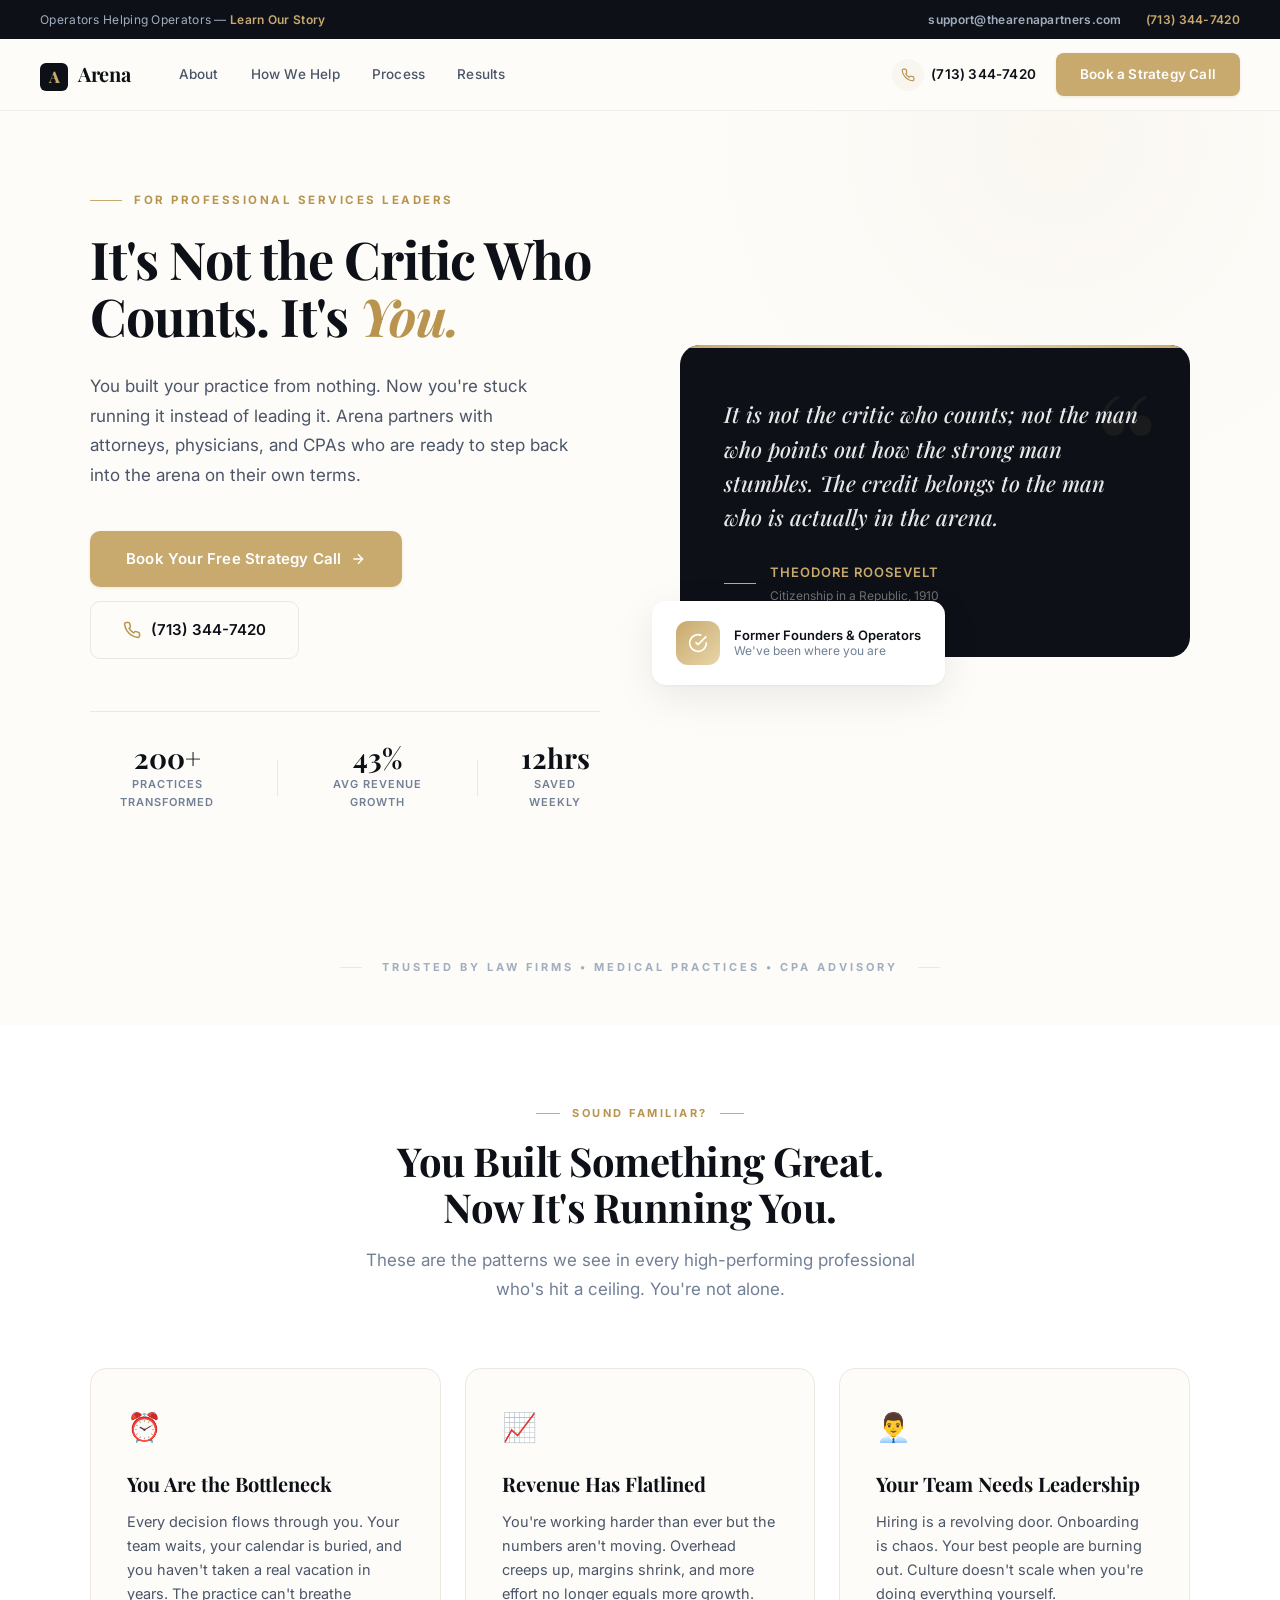
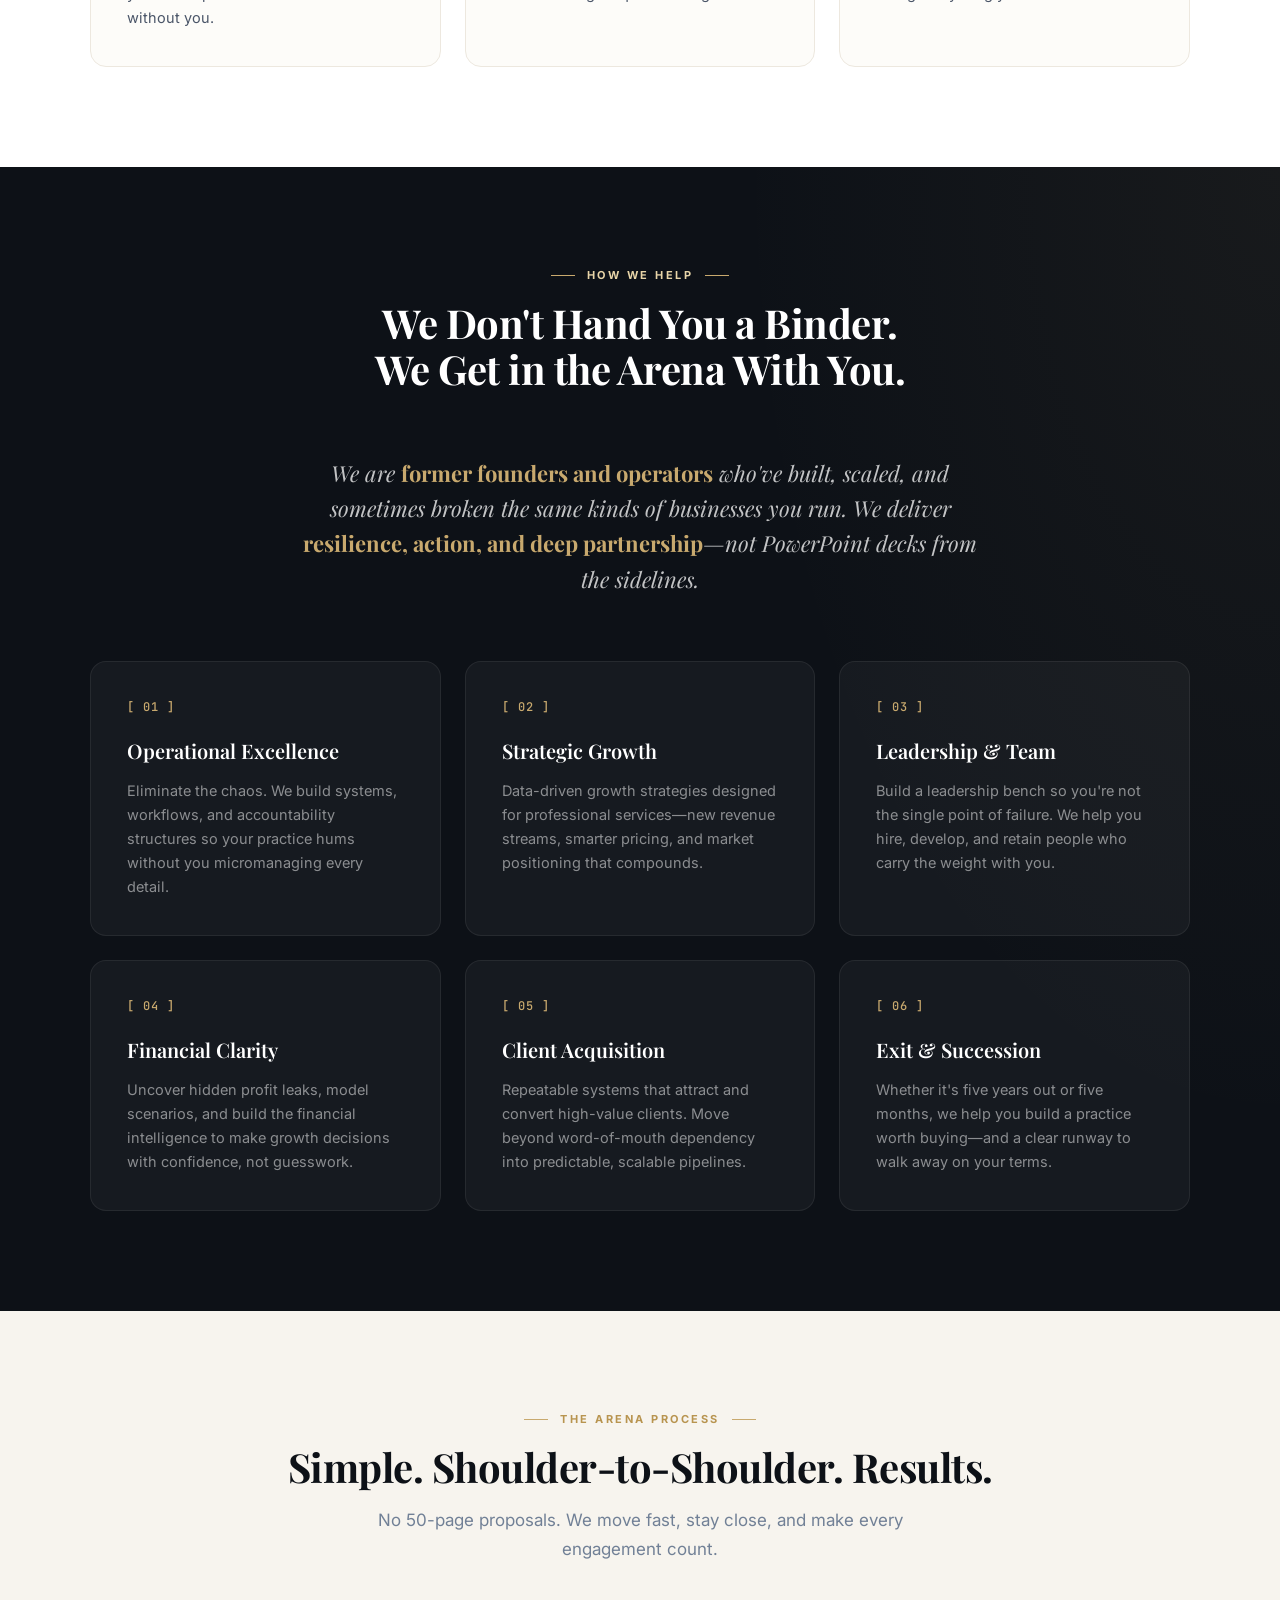
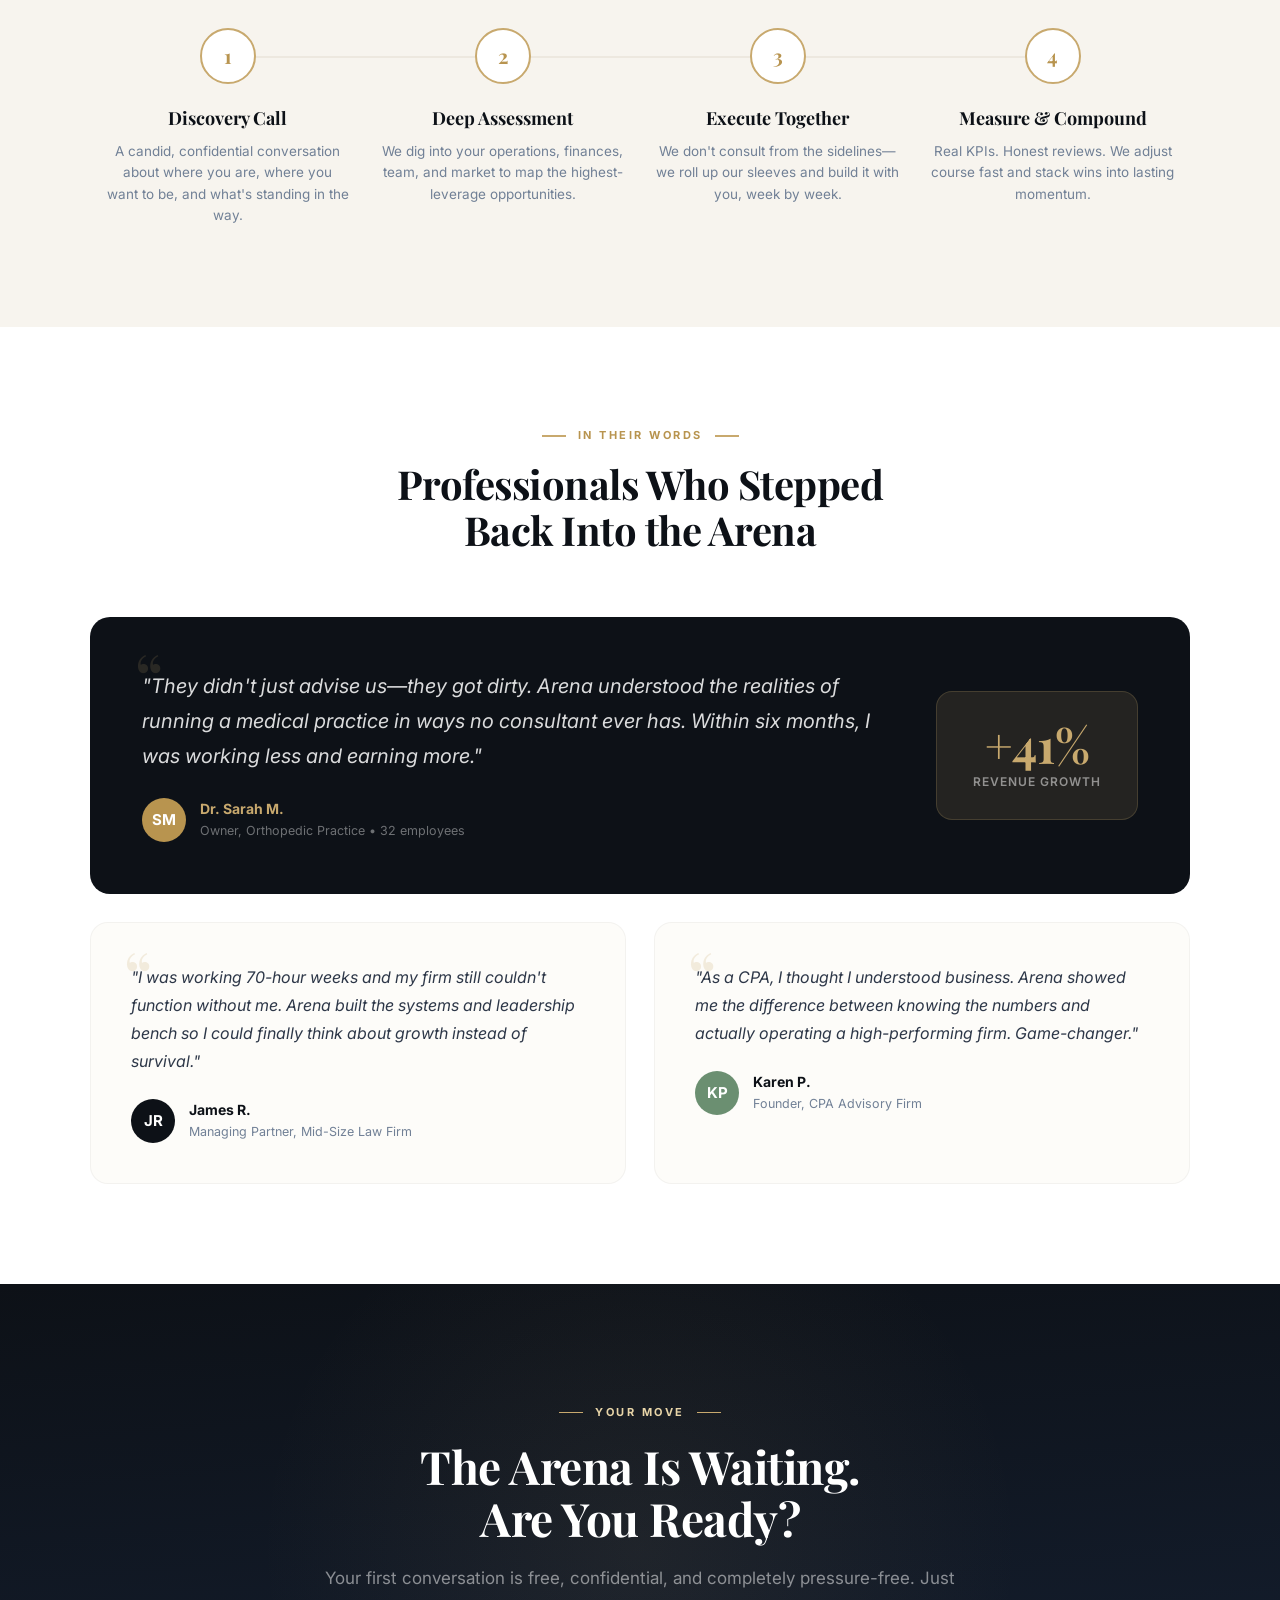
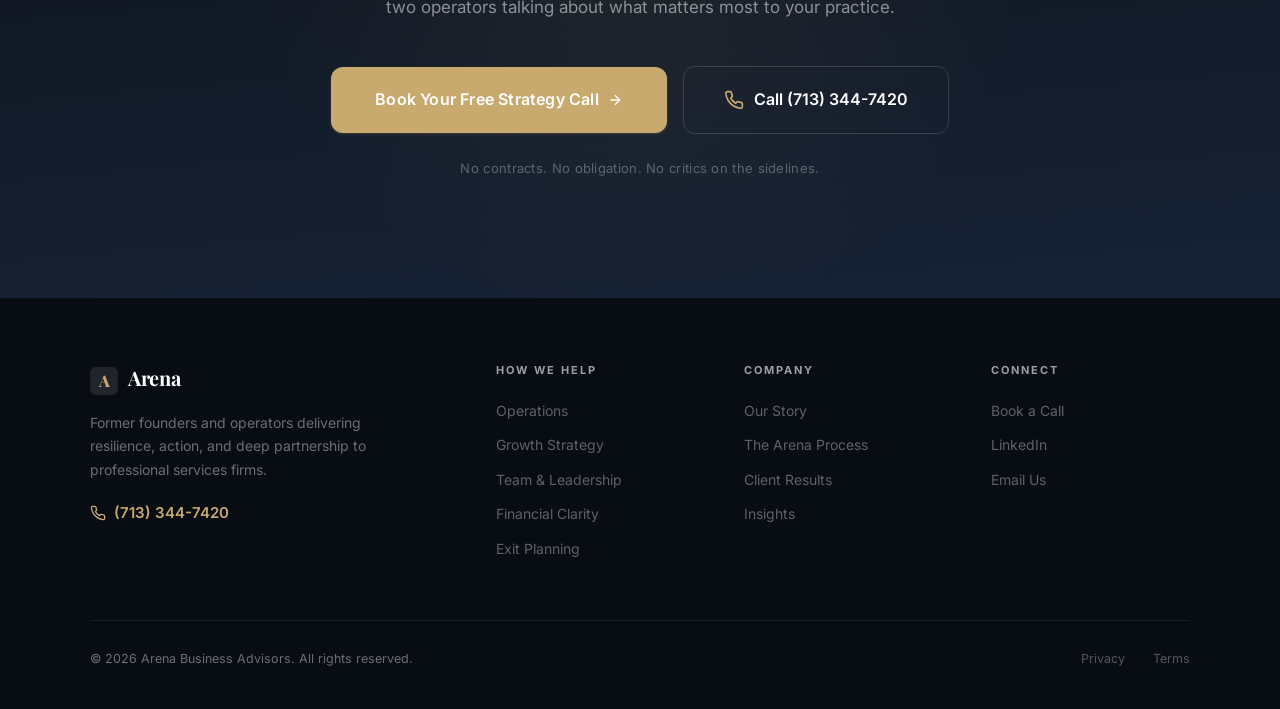
<file: index.html>
<!DOCTYPE html>
<html lang="en">
<head>
<meta name="google-site-verification" content="8W6XrzOG_RuJaV-RF5gh2-9YrqHs0a_1ulubS51lV7Q" />
<script async src="https://www.googletagmanager.com/gtag/js?id=G-SDMM90P63D"></script><script>window.dataLayer=window.dataLayer||[];function gtag(){dataLayer.push(arguments);}gtag('js',new Date());gtag('config','G-SDMM90P63D');</script>
<meta charset="UTF-8">
<meta name="viewport" content="width=device-width, initial-scale=1.0">
<title>Arena Business Advisors — Redesign</title>
<link href="https://fonts.googleapis.com/css2?family=Playfair+Display:ital,wght@0,400;0,500;0,600;0,700;0,800;1,400;1,500;1,600;1,700&family=Inter:wght@300;400;500;600;700&family=JetBrains+Mono:wght@400;500&display=swap" rel="stylesheet">
<style>
  :root {
    --ink: #0D1117;
    --ink-soft: #1A2332;
    --ink-muted: #2D3748;
    --slate: #4A5568;
    --stone: #718096;
    --sand: #A0AEC0;
    --warm: #C8A96E;
    --warm-deep: #B8944F;
    --warm-glow: #E8D5A8;
    --warm-faint: rgba(200,169,110,0.08);
    --cream: #FDFCF9;
    --parchment: #F7F4EE;
    --linen: #EDE8DF;
    --white: #FFFFFF;
    --accent-rust: #C75B3B;
    --accent-sage: #6B8F71;
  }

  * { margin: 0; padding: 0; box-sizing: border-box; }
  html { scroll-behavior: smooth; }

  body {
    font-family: 'Inter', -apple-system, BlinkMacSystemFont, sans-serif;
    color: var(--ink);
    background: var(--cream);
    line-height: 1.6;
    overflow-x: hidden;
    -webkit-font-smoothing: antialiased;
  }

  /* ===== UTILITY ===== */
  .container { max-width: 1180px; margin: 0 auto; padding: 0 40px; }

  /* ===== TOP BAR ===== */
  .top-bar {
    background: var(--ink);
    color: var(--sand);
    font-size: 12px;
    padding: 10px 40px;
    display: flex;
    justify-content: space-between;
    align-items: center;
    letter-spacing: 0.3px;
  }
  .top-bar a {
    color: var(--warm);
    text-decoration: none;
    font-weight: 600;
  }
  .top-bar-right {
    display: flex;
    gap: 24px;
    align-items: center;
  }
  .top-bar-right a { color: var(--sand); transition: color 0.2s; }
  .top-bar-right a:hover { color: var(--warm); }

  /* ===== NAV ===== */
  nav {
    position: sticky;
    top: 0;
    z-index: 100;
    background: rgba(253,252,249,0.92);
    backdrop-filter: blur(24px) saturate(1.4);
    border-bottom: 1px solid rgba(0,0,0,0.05);
    padding: 0 40px;
    height: 72px;
    display: flex;
    align-items: center;
    justify-content: space-between;
  }
  .nav-left { display: flex; align-items: center; gap: 48px; }
  .logo {
    font-family: 'Playfair Display', serif;
    font-size: 20px;
    font-weight: 700;
    color: var(--ink);
    letter-spacing: -0.3px;
    text-decoration: none;
  }
  .logo-mark {
    display: inline-block;
    width: 28px;
    height: 28px;
    background: var(--ink);
    border-radius: 6px;
    text-align: center;
    line-height: 28px;
    color: var(--warm);
    font-family: 'Playfair Display', serif;
    font-size: 16px;
    font-weight: 800;
    margin-right: 10px;
    vertical-align: middle;
  }
  .nav-links {
    display: flex;
    gap: 32px;
    list-style: none;
  }
  .nav-links a {
    text-decoration: none;
    color: var(--slate);
    font-size: 13.5px;
    font-weight: 500;
    letter-spacing: 0.2px;
    transition: color 0.2s;
  }
  .nav-links a:hover { color: var(--ink); }
  .nav-right { display: flex; align-items: center; gap: 20px; }
  .nav-phone {
    display: flex;
    align-items: center;
    gap: 7px;
    text-decoration: none;
    color: var(--ink);
    font-weight: 600;
    font-size: 13.5px;
    letter-spacing: 0.2px;
  }
  .phone-icon {
    width: 32px; height: 32px;
    border-radius: 50%;
    background: var(--warm-faint);
    display: flex; align-items: center; justify-content: center;
  }
  .phone-icon svg { width: 14px; height: 14px; stroke: var(--warm-deep); }

  .btn {
    display: inline-flex;
    align-items: center;
    gap: 8px;
    font-size: 13.5px;
    font-weight: 600;
    border-radius: 8px;
    text-decoration: none;
    cursor: pointer;
    transition: all 0.25s ease;
    border: none;
    letter-spacing: 0.2px;
  }
  .btn-gold {
    background: var(--warm);
    color: var(--white);
    padding: 11px 24px;
    box-shadow: 0 1px 3px rgba(200,169,110,0.25);
  }
  .btn-gold:hover { background: var(--warm-deep); transform: translateY(-1px); box-shadow: 0 4px 14px rgba(200,169,110,0.3); }
  .btn-dark {
    background: var(--ink);
    color: var(--white);
    padding: 11px 24px;
  }
  .btn-dark:hover { background: var(--ink-soft); transform: translateY(-1px); box-shadow: 0 4px 14px rgba(0,0,0,0.15); }
  .btn-outline {
    background: transparent;
    color: var(--ink);
    padding: 11px 24px;
    border: 1.5px solid var(--linen);
  }
  .btn-outline:hover { border-color: var(--warm); color: var(--warm-deep); }
  .btn-lg { padding: 16px 36px; font-size: 15px; border-radius: 10px; }
  .btn-xl { padding: 20px 44px; font-size: 16px; border-radius: 12px; }
  .btn svg { width: 16px; height: 16px; }

  /* ===== HERO ===== */
  .hero {
    padding: 80px 0 100px;
    position: relative;
    overflow: hidden;
    background: var(--cream);
  }
  .hero::after {
    content: '';
    position: absolute;
    top: -40%;
    right: -10%;
    width: 700px;
    height: 700px;
    border-radius: 50%;
    background: radial-gradient(circle, rgba(200,169,110,0.06) 0%, transparent 70%);
    pointer-events: none;
  }
  .hero .container {
    display: grid;
    grid-template-columns: 1fr 1fr;
    gap: 80px;
    align-items: center;
    position: relative;
    z-index: 1;
  }
  .hero-eyebrow {
    font-size: 11.5px;
    font-weight: 700;
    letter-spacing: 2.5px;
    text-transform: uppercase;
    color: var(--warm-deep);
    margin-bottom: 20px;
    display: flex;
    align-items: center;
    gap: 12px;
  }
  .hero-eyebrow::before {
    content: '';
    width: 32px;
    height: 1.5px;
    background: var(--warm);
  }
  .hero h1 {
    font-family: 'Playfair Display', serif;
    font-size: 52px;
    font-weight: 700;
    line-height: 1.1;
    color: var(--ink);
    margin-bottom: 28px;
    letter-spacing: -1px;
  }
  .hero h1 em {
    font-style: italic;
    color: var(--warm-deep);
  }
  .hero-desc {
    font-size: 17px;
    color: var(--slate);
    line-height: 1.75;
    margin-bottom: 40px;
    max-width: 480px;
  }
  .hero-ctas {
    display: flex;
    gap: 14px;
    align-items: center;
    flex-wrap: wrap;
    margin-bottom: 52px;
  }
  .hero-phone-cta {
    display: flex;
    align-items: center;
    gap: 10px;
    text-decoration: none;
    color: var(--ink);
    font-weight: 600;
    font-size: 15px;
    padding: 16px 32px;
    border: 1.5px solid var(--linen);
    border-radius: 10px;
    transition: all 0.25s;
  }
  .hero-phone-cta:hover { border-color: var(--warm); background: var(--warm-faint); }
  .hero-phone-cta svg { width: 18px; height: 18px; stroke: var(--warm-deep); }

  /* Trust strip */
  .trust-strip {
    display: flex;
    align-items: center;
    gap: 32px;
    padding-top: 32px;
    border-top: 1px solid var(--linen);
  }
  .trust-item {
    text-align: center;
  }
  .trust-number {
    font-family: 'Playfair Display', serif;
    font-size: 28px;
    font-weight: 700;
    color: var(--ink);
    line-height: 1;
  }
  .trust-label {
    font-size: 11px;
    color: var(--stone);
    text-transform: uppercase;
    letter-spacing: 1px;
    font-weight: 600;
    margin-top: 4px;
  }
  .trust-divider {
    width: 1px;
    height: 36px;
    background: var(--linen);
  }

  /* Hero right — Roosevelt quote card */
  .hero-right { position: relative; }
  .quote-card {
    background: var(--ink);
    border-radius: 20px;
    padding: 52px 44px;
    color: var(--white);
    position: relative;
    overflow: hidden;
  }
  .quote-card::before {
    content: '';
    position: absolute;
    top: 0; left: 0; right: 0;
    height: 3px;
    background: linear-gradient(90deg, var(--warm), var(--warm-glow), var(--warm));
  }
  .quote-card::after {
    content: '\201C';
    position: absolute;
    top: 20px;
    right: 30px;
    font-family: 'Playfair Display', serif;
    font-size: 160px;
    color: rgba(200,169,110,0.07);
    line-height: 1;
    pointer-events: none;
  }
  .quote-card blockquote {
    font-family: 'Playfair Display', serif;
    font-size: 22px;
    font-weight: 500;
    font-style: italic;
    line-height: 1.55;
    color: rgba(255,255,255,0.9);
    margin-bottom: 28px;
    position: relative;
    z-index: 1;
  }
  .quote-attribution {
    display: flex;
    align-items: center;
    gap: 14px;
    position: relative;
    z-index: 1;
  }
  .quote-line {
    width: 32px;
    height: 1.5px;
    background: var(--warm);
  }
  .quote-name {
    font-size: 13px;
    font-weight: 600;
    color: var(--warm);
    letter-spacing: 1px;
    text-transform: uppercase;
  }
  .quote-sub {
    font-size: 12px;
    color: rgba(255,255,255,0.4);
    margin-top: 3px;
  }

  /* Floating accent card */
  .float-card {
    position: absolute;
    bottom: -28px;
    left: -28px;
    background: var(--white);
    border-radius: 14px;
    padding: 20px 24px;
    box-shadow: 0 12px 40px rgba(0,0,0,0.08), 0 1px 3px rgba(0,0,0,0.04);
    display: flex;
    align-items: center;
    gap: 14px;
    z-index: 2;
  }
  .float-icon {
    width: 44px; height: 44px;
    border-radius: 12px;
    background: linear-gradient(135deg, var(--warm), var(--warm-glow));
    display: flex; align-items: center; justify-content: center;
  }
  .float-icon svg { width: 20px; height: 20px; stroke: var(--white); }
  .float-text { font-size: 13px; font-weight: 600; color: var(--ink); line-height: 1.3; }
  .float-text span { display: block; font-weight: 400; color: var(--stone); font-size: 12px; }

  /* ===== DIVIDER ===== */
  .brand-divider {
    text-align: center;
    padding: 48px 0;
    background: var(--cream);
  }
  .brand-divider .inner {
    display: flex;
    align-items: center;
    justify-content: center;
    gap: 20px;
    max-width: 600px;
    margin: 0 auto;
  }
  .brand-divider .line { flex: 1; height: 1px; background: var(--linen); }
  .brand-divider .text {
    font-size: 11px;
    letter-spacing: 3px;
    text-transform: uppercase;
    font-weight: 700;
    color: var(--sand);
    white-space: nowrap;
  }

  /* ===== PROBLEM SECTION ===== */
  .problem {
    padding: 80px 0 100px;
    background: var(--white);
  }
  .section-header {
    text-align: center;
    margin-bottom: 64px;
  }
  .section-eyebrow {
    font-size: 11px;
    font-weight: 700;
    letter-spacing: 2.5px;
    text-transform: uppercase;
    color: var(--warm-deep);
    margin-bottom: 16px;
    display: flex;
    align-items: center;
    justify-content: center;
    gap: 12px;
  }
  .section-eyebrow::before, .section-eyebrow::after {
    content: '';
    width: 24px;
    height: 1.5px;
    background: var(--warm);
  }
  .section-title {
    font-family: 'Playfair Display', serif;
    font-size: 40px;
    font-weight: 700;
    color: var(--ink);
    margin-bottom: 16px;
    letter-spacing: -0.5px;
    line-height: 1.15;
  }
  .section-desc {
    font-size: 17px;
    color: var(--stone);
    max-width: 560px;
    margin: 0 auto;
    line-height: 1.7;
  }

  .problem-grid {
    display: grid;
    grid-template-columns: repeat(3, 1fr);
    gap: 24px;
  }
  .problem-card {
    padding: 36px;
    border-radius: 16px;
    border: 1px solid var(--linen);
    background: var(--cream);
    transition: all 0.3s ease;
    position: relative;
  }
  .problem-card::before {
    content: '';
    position: absolute;
    top: 0; left: 32px; right: 32px;
    height: 2px;
    background: transparent;
    transition: background 0.3s;
    border-radius: 0 0 2px 2px;
  }
  .problem-card:hover {
    transform: translateY(-4px);
    box-shadow: 0 8px 30px rgba(0,0,0,0.05);
  }
  .problem-card:hover::before { background: var(--warm); }
  .problem-emoji {
    font-size: 28px;
    margin-bottom: 18px;
    display: block;
  }
  .problem-card h4 {
    font-family: 'Playfair Display', serif;
    font-size: 20px;
    font-weight: 700;
    color: var(--ink);
    margin-bottom: 10px;
  }
  .problem-card p {
    font-size: 14.5px;
    color: var(--slate);
    line-height: 1.65;
  }

  /* ===== APPROACH SECTION ===== */
  .approach {
    padding: 100px 0;
    background: var(--ink);
    color: var(--white);
    position: relative;
    overflow: hidden;
  }
  .approach::before {
    content: '';
    position: absolute;
    top: 0; right: 0;
    width: 50%;
    height: 100%;
    background: radial-gradient(ellipse at top right, rgba(200,169,110,0.06) 0%, transparent 60%);
    pointer-events: none;
  }
  .approach .container { position: relative; z-index: 1; }
  .approach .section-eyebrow { color: var(--warm-glow); }
  .approach .section-eyebrow::before,
  .approach .section-eyebrow::after { background: var(--warm); }
  .approach .section-title { color: var(--white); }
  .approach .section-desc { color: rgba(255,255,255,0.5); }

  .approach-philosophy {
    max-width: 680px;
    margin: 0 auto 64px;
    text-align: center;
  }
  .approach-philosophy p {
    font-family: 'Playfair Display', serif;
    font-size: 22px;
    font-style: italic;
    color: rgba(255,255,255,0.75);
    line-height: 1.6;
  }
  .approach-philosophy p strong {
    color: var(--warm);
    font-style: normal;
  }

  .approach-grid {
    display: grid;
    grid-template-columns: repeat(3, 1fr);
    gap: 24px;
  }
  .approach-card {
    padding: 36px;
    border-radius: 16px;
    background: rgba(255,255,255,0.04);
    border: 1px solid rgba(255,255,255,0.07);
    transition: all 0.3s;
  }
  .approach-card:hover {
    background: rgba(255,255,255,0.07);
    transform: translateY(-3px);
  }
  .approach-num {
    font-family: 'JetBrains Mono', monospace;
    font-size: 12px;
    color: var(--warm);
    letter-spacing: 1px;
    margin-bottom: 18px;
    font-weight: 500;
  }
  .approach-card h4 {
    font-family: 'Playfair Display', serif;
    font-size: 20px;
    font-weight: 600;
    color: var(--white);
    margin-bottom: 12px;
  }
  .approach-card p {
    font-size: 14.5px;
    color: rgba(255,255,255,0.5);
    line-height: 1.65;
  }

  /* ===== PROCESS ===== */
  .process {
    padding: 100px 0;
    background: var(--parchment);
  }
  .process-track {
    display: grid;
    grid-template-columns: repeat(4, 1fr);
    gap: 0;
    margin-top: 64px;
    position: relative;
  }
  .process-track::before {
    content: '';
    position: absolute;
    top: 28px;
    left: 12.5%;
    right: 12.5%;
    height: 2px;
    background: var(--linen);
  }
  .process-step {
    text-align: center;
    position: relative;
    padding: 0 16px;
  }
  .step-dot {
    width: 56px;
    height: 56px;
    border-radius: 50%;
    background: var(--white);
    border: 2px solid var(--warm);
    display: flex;
    align-items: center;
    justify-content: center;
    margin: 0 auto 20px;
    position: relative;
    z-index: 1;
    transition: all 0.3s;
  }
  .step-dot span {
    font-family: 'Playfair Display', serif;
    font-size: 20px;
    font-weight: 700;
    color: var(--warm-deep);
  }
  .process-step:hover .step-dot {
    background: var(--warm);
    border-color: var(--warm);
  }
  .process-step:hover .step-dot span { color: var(--white); }
  .process-step h4 {
    font-family: 'Playfair Display', serif;
    font-size: 18px;
    font-weight: 700;
    color: var(--ink);
    margin-bottom: 8px;
  }
  .process-step p {
    font-size: 13.5px;
    color: var(--stone);
    line-height: 1.6;
  }

  /* ===== TESTIMONIALS ===== */
  .testimonials {
    padding: 100px 0;
    background: var(--white);
  }
  .testimonial-grid {
    display: grid;
    grid-template-columns: repeat(2, 1fr);
    gap: 28px;
    margin-top: 64px;
  }
  .testimonial-card {
    padding: 40px;
    border-radius: 18px;
    background: var(--cream);
    border: 1px solid rgba(0,0,0,0.04);
    position: relative;
  }
  .testimonial-card::before {
    content: '\201C';
    font-family: 'Playfair Display', serif;
    font-size: 72px;
    color: var(--warm);
    opacity: 0.2;
    position: absolute;
    top: 16px;
    left: 32px;
    line-height: 1;
  }
  .testimonial-card blockquote {
    font-size: 16px;
    color: var(--ink-muted);
    line-height: 1.75;
    margin-bottom: 24px;
    font-style: italic;
    position: relative;
    z-index: 1;
  }
  .testimonial-footer {
    display: flex;
    align-items: center;
    gap: 14px;
  }
  .testimonial-avatar {
    width: 44px;
    height: 44px;
    border-radius: 50%;
    display: flex;
    align-items: center;
    justify-content: center;
    color: var(--white);
    font-weight: 700;
    font-size: 15px;
  }
  .testimonial-info .name {
    font-weight: 700;
    font-size: 14px;
    color: var(--ink);
  }
  .testimonial-info .role {
    font-size: 12.5px;
    color: var(--stone);
  }

  /* Feature testimonial - full width */
  .testimonial-feature {
    grid-column: 1 / -1;
    background: var(--ink);
    color: var(--white);
    padding: 52px;
    border-radius: 20px;
    border: none;
    display: grid;
    grid-template-columns: 1fr auto;
    gap: 40px;
    align-items: center;
  }
  .testimonial-feature::before { color: var(--warm); opacity: 0.15; top: 24px; left: 44px; }
  .testimonial-feature blockquote {
    color: rgba(255,255,255,0.85);
    font-size: 20px;
  }
  .testimonial-feature .testimonial-info .name { color: var(--warm); }
  .testimonial-feature .testimonial-info .role { color: rgba(255,255,255,0.4); }
  .testimonial-feature .result-badge {
    background: rgba(200,169,110,0.12);
    border: 1px solid rgba(200,169,110,0.2);
    border-radius: 16px;
    padding: 28px 36px;
    text-align: center;
    white-space: nowrap;
  }
  .result-badge .number {
    font-family: 'Playfair Display', serif;
    font-size: 48px;
    font-weight: 700;
    color: var(--warm);
    line-height: 1;
    margin-bottom: 4px;
  }
  .result-badge .label {
    font-size: 12px;
    color: rgba(255,255,255,0.5);
    text-transform: uppercase;
    letter-spacing: 1px;
    font-weight: 600;
  }

  /* ===== FINAL CTA ===== */
  .final-cta {
    padding: 120px 0;
    background: linear-gradient(175deg, var(--ink) 0%, #162236 100%);
    text-align: center;
    position: relative;
    overflow: hidden;
  }
  .final-cta::before {
    content: '';
    position: absolute;
    top: -30%;
    left: 50%;
    transform: translateX(-50%);
    width: 900px;
    height: 900px;
    border-radius: 50%;
    background: radial-gradient(circle, rgba(200,169,110,0.08) 0%, transparent 60%);
    pointer-events: none;
  }
  .final-cta .container { position: relative; z-index: 1; max-width: 720px; }
  .final-cta .section-eyebrow { color: var(--warm-glow); margin-bottom: 20px; }
  .final-cta .section-eyebrow::before, .final-cta .section-eyebrow::after { background: var(--warm); }
  .final-cta h2 {
    font-family: 'Playfair Display', serif;
    font-size: 46px;
    font-weight: 700;
    color: var(--white);
    margin-bottom: 20px;
    letter-spacing: -0.5px;
    line-height: 1.12;
  }
  .final-cta .desc {
    font-size: 17px;
    color: rgba(255,255,255,0.5);
    line-height: 1.7;
    margin-bottom: 44px;
  }
  .cta-row {
    display: flex;
    gap: 16px;
    justify-content: center;
    align-items: center;
    flex-wrap: wrap;
    margin-bottom: 24px;
  }
  .cta-phone-btn {
    display: flex;
    align-items: center;
    gap: 10px;
    text-decoration: none;
    color: var(--white);
    font-size: 16px;
    font-weight: 600;
    padding: 20px 40px;
    border: 1.5px solid rgba(255,255,255,0.15);
    border-radius: 12px;
    transition: all 0.25s;
  }
  .cta-phone-btn:hover { background: rgba(255,255,255,0.05); border-color: rgba(255,255,255,0.3); }
  .cta-phone-btn svg { width: 20px; height: 20px; stroke: var(--warm); }
  .cta-fine {
    font-size: 13px;
    color: rgba(255,255,255,0.3);
    letter-spacing: 0.3px;
  }

  /* ===== FOOTER ===== */
  footer {
    background: #080D14;
    padding: 64px 0 40px;
    color: rgba(255,255,255,0.4);
  }
  .footer-grid {
    display: grid;
    grid-template-columns: 1.8fr 1fr 1fr 1fr;
    gap: 48px;
    margin-bottom: 48px;
  }
  .footer-brand .logo {
    color: var(--white);
    display: inline-block;
    margin-bottom: 16px;
  }
  .footer-brand .logo .logo-mark { background: rgba(255,255,255,0.1); }
  .footer-brand p {
    font-size: 14px;
    line-height: 1.65;
    margin-bottom: 20px;
    max-width: 280px;
  }
  .footer-phone {
    display: flex;
    align-items: center;
    gap: 8px;
    text-decoration: none;
    color: var(--warm);
    font-weight: 600;
    font-size: 15px;
  }
  .footer-phone svg { width: 16px; height: 16px; stroke: var(--warm); }
  .footer-col h5 {
    color: rgba(255,255,255,0.6);
    font-size: 11px;
    text-transform: uppercase;
    letter-spacing: 2px;
    margin-bottom: 20px;
    font-weight: 700;
  }
  .footer-col a {
    display: block;
    color: rgba(255,255,255,0.35);
    text-decoration: none;
    font-size: 14px;
    margin-bottom: 12px;
    transition: color 0.2s;
  }
  .footer-col a:hover { color: var(--warm); }
  .footer-bottom {
    border-top: 1px solid rgba(255,255,255,0.06);
    padding-top: 28px;
    display: flex;
    justify-content: space-between;
    align-items: center;
    font-size: 12.5px;
  }
  .footer-legal a {
    color: rgba(255,255,255,0.3);
    text-decoration: none;
    margin-left: 24px;
  }
  .footer-legal a:hover { color: var(--warm); }

  /* ===== DESIGN ANNOTATION ===== */
    background: #000;
    color: rgba(255,255,255,0.4);
    text-align: center;
    padding: 10px;
    font-size: 10px;
    letter-spacing: 2px;
    text-transform: uppercase;
    font-weight: 600;
    font-family: 'JetBrains Mono', monospace;
  }

  /* Phone SVG reusable */
  .icon-phone { width: 18px; height: 18px; }
</style>
</head>
<body>


<!-- ===== TOP BAR ===== -->
<div class="top-bar">
  <span>Operators Helping Operators &mdash; <a href="#">Learn Our Story</a></span>
  <div class="top-bar-right">
    <a href="mailto:support@thearenapartners.com">support@thearenapartners.com</a>
    <a href="tel:+17133447420" style="color:var(--warm);font-weight:600;">(713) 344-7420</a>
  </div>
</div>

<!-- ===== NAV ===== -->
<nav>
  <div class="nav-left">
    <a href="#" class="logo"><span class="logo-mark">A</span>Arena</a>
    <ul class="nav-links">
      <a href="#">About</a>
      <a href="#">How We Help</a>
      <a href="#">Process</a>
      <a href="#">Results</a>
    </ul>
  </div>
  <div class="nav-right">
    <a href="tel:+17133447420" class="nav-phone">
      <span class="phone-icon"><svg viewBox="0 0 24 24" fill="none" stroke-width="2"><path d="M22 16.92v3a2 2 0 01-2.18 2 19.79 19.79 0 01-8.63-3.07 19.5 19.5 0 01-6-6 19.79 19.79 0 01-3.07-8.67A2 2 0 014.11 2h3a2 2 0 012 1.72c.127.96.361 1.903.7 2.81a2 2 0 01-.45 2.11L8.09 9.91a16 16 0 006 6l1.27-1.27a2 2 0 012.11-.45c.907.339 1.85.573 2.81.7A2 2 0 0122 16.92z"/></svg></span>
      (713) 344-7420
    </a>
    <a href="#" class="btn btn-gold">Book a Strategy Call</a>
  </div>
</nav>

<!-- ===== HERO ===== -->
<section class="hero">
  <div class="container">
    <div class="hero-left">
      <div class="hero-eyebrow">For Professional Services Leaders</div>
      <h1>It's Not the Critic Who Counts. It's <em>You.</em></h1>
      <p class="hero-desc">You built your practice from nothing. Now you're stuck running it instead of leading it. Arena partners with attorneys, physicians, and CPAs who are ready to step back into the arena on their own terms.</p>
      <div class="hero-ctas">
        <a href="#" class="btn btn-gold btn-lg">
          Book Your Free Strategy Call
          <svg viewBox="0 0 24 24" fill="none" stroke="currentColor" stroke-width="2"><path d="M5 12h14M12 5l7 7-7 7"/></svg>
        </a>
        <a href="tel:+17133447420" class="hero-phone-cta">
          <svg viewBox="0 0 24 24" fill="none" stroke-width="2"><path d="M22 16.92v3a2 2 0 01-2.18 2 19.79 19.79 0 01-8.63-3.07 19.5 19.5 0 01-6-6 19.79 19.79 0 01-3.07-8.67A2 2 0 014.11 2h3a2 2 0 012 1.72c.127.96.361 1.903.7 2.81a2 2 0 01-.45 2.11L8.09 9.91a16 16 0 006 6l1.27-1.27a2 2 0 012.11-.45c.907.339 1.85.573 2.81.7A2 2 0 0122 16.92z"/></svg>
          (713) 344-7420
        </a>
      </div>
      <div class="trust-strip">
        <div class="trust-item">
          <div class="trust-number">200+</div>
          <div class="trust-label">Practices Transformed</div>
        </div>
        <div class="trust-divider"></div>
        <div class="trust-item">
          <div class="trust-number">43%</div>
          <div class="trust-label">Avg Revenue Growth</div>
        </div>
        <div class="trust-divider"></div>
        <div class="trust-item">
          <div class="trust-number">12hrs</div>
          <div class="trust-label">Saved Weekly</div>
        </div>
      </div>
    </div>

    <div class="hero-right">
      <div class="quote-card">
        <blockquote>It is not the critic who counts; not the man who points out how the strong man stumbles. The credit belongs to the man who is actually in the arena.</blockquote>
        <div class="quote-attribution">
          <div class="quote-line"></div>
          <div>
            <div class="quote-name">Theodore Roosevelt</div>
            <div class="quote-sub">Citizenship in a Republic, 1910</div>
          </div>
        </div>
      </div>
      <div class="float-card">
        <div class="float-icon">
          <svg viewBox="0 0 24 24" fill="none" stroke-width="2"><path d="M22 11.08V12a10 10 0 11-5.93-9.14"/><path d="M22 4L12 14.01l-3-3"/></svg>
        </div>
        <div class="float-text">
          Former Founders & Operators
          <span>We've been where you are</span>
        </div>
      </div>
    </div>
  </div>
</section>

<!-- ===== DIVIDER ===== -->
<div class="brand-divider">
  <div class="inner">
    <div class="line"></div>
    <div class="text">Trusted by Law Firms &bull; Medical Practices &bull; CPA Advisory</div>
    <div class="line"></div>
  </div>
</div>

<!-- ===== PROBLEM ===== -->
<section class="problem">
  <div class="container">
    <div class="section-header">
      <div class="section-eyebrow">Sound Familiar?</div>
      <h2 class="section-title">You Built Something Great.<br>Now It's Running You.</h2>
      <p class="section-desc">These are the patterns we see in every high-performing professional who's hit a ceiling. You're not alone.</p>
    </div>
    <div class="problem-grid">
      <div class="problem-card">
        <span class="problem-emoji">&#9200;</span>
        <h4>You Are the Bottleneck</h4>
        <p>Every decision flows through you. Your team waits, your calendar is buried, and you haven't taken a real vacation in years. The practice can't breathe without you.</p>
      </div>
      <div class="problem-card">
        <span class="problem-emoji">&#128200;</span>
        <h4>Revenue Has Flatlined</h4>
        <p>You're working harder than ever but the numbers aren't moving. Overhead creeps up, margins shrink, and more effort no longer equals more growth.</p>
      </div>
      <div class="problem-card">
        <span class="problem-emoji">&#128104;&#8205;&#128188;</span>
        <h4>Your Team Needs Leadership</h4>
        <p>Hiring is a revolving door. Onboarding is chaos. Your best people are burning out. Culture doesn't scale when you're doing everything yourself.</p>
      </div>
    </div>
  </div>
</section>

<!-- ===== APPROACH / SERVICES ===== -->
<section class="approach">
  <div class="container">
    <div class="section-header">
      <div class="section-eyebrow">How We Help</div>
      <h2 class="section-title">We Don't Hand You a Binder.<br>We Get in the Arena With You.</h2>
    </div>

    <div class="approach-philosophy">
      <p>We are <strong>former founders and operators</strong> who've built, scaled, and sometimes broken the same kinds of businesses you run. We deliver <strong>resilience, action, and deep partnership</strong>&mdash;not PowerPoint decks from the sidelines.</p>
    </div>

    <div class="approach-grid">
      <div class="approach-card">
        <div class="approach-num">[ 01 ]</div>
        <h4>Operational Excellence</h4>
        <p>Eliminate the chaos. We build systems, workflows, and accountability structures so your practice hums without you micromanaging every detail.</p>
      </div>
      <div class="approach-card">
        <div class="approach-num">[ 02 ]</div>
        <h4>Strategic Growth</h4>
        <p>Data-driven growth strategies designed for professional services&mdash;new revenue streams, smarter pricing, and market positioning that compounds.</p>
      </div>
      <div class="approach-card">
        <div class="approach-num">[ 03 ]</div>
        <h4>Leadership &amp; Team</h4>
        <p>Build a leadership bench so you're not the single point of failure. We help you hire, develop, and retain people who carry the weight with you.</p>
      </div>
      <div class="approach-card">
        <div class="approach-num">[ 04 ]</div>
        <h4>Financial Clarity</h4>
        <p>Uncover hidden profit leaks, model scenarios, and build the financial intelligence to make growth decisions with confidence, not guesswork.</p>
      </div>
      <div class="approach-card">
        <div class="approach-num">[ 05 ]</div>
        <h4>Client Acquisition</h4>
        <p>Repeatable systems that attract and convert high-value clients. Move beyond word-of-mouth dependency into predictable, scalable pipelines.</p>
      </div>
      <div class="approach-card">
        <div class="approach-num">[ 06 ]</div>
        <h4>Exit &amp; Succession</h4>
        <p>Whether it's five years out or five months, we help you build a practice worth buying&mdash;and a clear runway to walk away on your terms.</p>
      </div>
    </div>
  </div>
</section>

<!-- ===== PROCESS ===== -->
<section class="process">
  <div class="container">
    <div class="section-header">
      <div class="section-eyebrow">The Arena Process</div>
      <h2 class="section-title">Simple. Shoulder-to-Shoulder. Results.</h2>
      <p class="section-desc">No 50-page proposals. We move fast, stay close, and make every engagement count.</p>
    </div>
    <div class="process-track">
      <div class="process-step">
        <div class="step-dot"><span>1</span></div>
        <h4>Discovery Call</h4>
        <p>A candid, confidential conversation about where you are, where you want to be, and what's standing in the way.</p>
      </div>
      <div class="process-step">
        <div class="step-dot"><span>2</span></div>
        <h4>Deep Assessment</h4>
        <p>We dig into your operations, finances, team, and market to map the highest-leverage opportunities.</p>
      </div>
      <div class="process-step">
        <div class="step-dot"><span>3</span></div>
        <h4>Execute Together</h4>
        <p>We don't consult from the sidelines&mdash;we roll up our sleeves and build it with you, week by week.</p>
      </div>
      <div class="process-step">
        <div class="step-dot"><span>4</span></div>
        <h4>Measure &amp; Compound</h4>
        <p>Real KPIs. Honest reviews. We adjust course fast and stack wins into lasting momentum.</p>
      </div>
    </div>
  </div>
</section>

<!-- ===== TESTIMONIALS ===== -->
<section class="testimonials">
  <div class="container">
    <div class="section-header">
      <div class="section-eyebrow">In Their Words</div>
      <h2 class="section-title">Professionals Who Stepped<br>Back Into the Arena</h2>
    </div>
    <div class="testimonial-grid">

      <!-- Feature testimonial -->
      <div class="testimonial-card testimonial-feature">
        <div>
          <blockquote>"They didn't just advise us&mdash;they got dirty. Arena understood the realities of running a medical practice in ways no consultant ever has. Within six months, I was working less and earning more."</blockquote>
          <div class="testimonial-footer">
            <div class="testimonial-avatar" style="background:var(--warm-deep);">SM</div>
            <div class="testimonial-info">
              <div class="name">Dr. Sarah M.</div>
              <div class="role">Owner, Orthopedic Practice &bull; 32 employees</div>
            </div>
          </div>
        </div>
        <div class="result-badge">
          <div class="number">+41%</div>
          <div class="label">Revenue Growth</div>
        </div>
      </div>

      <!-- Card 1 -->
      <div class="testimonial-card">
        <blockquote>"I was working 70-hour weeks and my firm still couldn't function without me. Arena built the systems and leadership bench so I could finally think about growth instead of survival."</blockquote>
        <div class="testimonial-footer">
          <div class="testimonial-avatar" style="background:var(--ink);">JR</div>
          <div class="testimonial-info">
            <div class="name">James R.</div>
            <div class="role">Managing Partner, Mid-Size Law Firm</div>
          </div>
        </div>
      </div>

      <!-- Card 2 -->
      <div class="testimonial-card">
        <blockquote>"As a CPA, I thought I understood business. Arena showed me the difference between knowing the numbers and actually operating a high-performing firm. Game-changer."</blockquote>
        <div class="testimonial-footer">
          <div class="testimonial-avatar" style="background:var(--accent-sage);">KP</div>
          <div class="testimonial-info">
            <div class="name">Karen P.</div>
            <div class="role">Founder, CPA Advisory Firm</div>
          </div>
        </div>
      </div>

    </div>
  </div>
</section>

<!-- ===== FINAL CTA ===== -->
<section class="final-cta">
  <div class="container">
    <div class="section-eyebrow">Your Move</div>
    <h2>The Arena Is Waiting.<br>Are You Ready?</h2>
    <p class="desc">Your first conversation is free, confidential, and completely pressure-free. Just two operators talking about what matters most to your practice.</p>
    <div class="cta-row">
      <a href="#" class="btn btn-gold btn-xl">
        Book Your Free Strategy Call
        <svg viewBox="0 0 24 24" fill="none" stroke="currentColor" stroke-width="2"><path d="M5 12h14M12 5l7 7-7 7"/></svg>
      </a>
      <a href="tel:+17133447420" class="cta-phone-btn">
        <svg viewBox="0 0 24 24" fill="none" stroke-width="2"><path d="M22 16.92v3a2 2 0 01-2.18 2 19.79 19.79 0 01-8.63-3.07 19.5 19.5 0 01-6-6 19.79 19.79 0 01-3.07-8.67A2 2 0 014.11 2h3a2 2 0 012 1.72c.127.96.361 1.903.7 2.81a2 2 0 01-.45 2.11L8.09 9.91a16 16 0 006 6l1.27-1.27a2 2 0 012.11-.45c.907.339 1.85.573 2.81.7A2 2 0 0122 16.92z"/></svg>
        Call (713) 344-7420
      </a>
    </div>
    <div class="cta-fine">No contracts. No obligation. No critics on the sidelines.</div>
  </div>
</section>

<!-- ===== FOOTER ===== -->
<footer>
  <div class="container">
    <div class="footer-grid">
      <div class="footer-brand">
        <a href="#" class="logo"><span class="logo-mark">A</span>Arena</a>
        <p>Former founders and operators delivering resilience, action, and deep partnership to professional services firms.</p>
        <a href="tel:+17133447420" class="footer-phone">
          <svg viewBox="0 0 24 24" fill="none" stroke-width="2"><path d="M22 16.92v3a2 2 0 01-2.18 2 19.79 19.79 0 01-8.63-3.07 19.5 19.5 0 01-6-6 19.79 19.79 0 01-3.07-8.67A2 2 0 014.11 2h3a2 2 0 012 1.72c.127.96.361 1.903.7 2.81a2 2 0 01-.45 2.11L8.09 9.91a16 16 0 006 6l1.27-1.27a2 2 0 012.11-.45c.907.339 1.85.573 2.81.7A2 2 0 0122 16.92z"/></svg>
          (713) 344-7420
        </a>
      </div>
      <div class="footer-col">
        <h5>How We Help</h5>
        <a href="#">Operations</a>
        <a href="#">Growth Strategy</a>
        <a href="#">Team & Leadership</a>
        <a href="#">Financial Clarity</a>
        <a href="#">Exit Planning</a>
      </div>
      <div class="footer-col">
        <h5>Company</h5>
        <a href="#">Our Story</a>
        <a href="#">The Arena Process</a>
        <a href="#">Client Results</a>
        <a href="#">Insights</a>
      </div>
      <div class="footer-col">
        <h5>Connect</h5>
        <a href="#">Book a Call</a>
        <a href="#">LinkedIn</a>
        <a href="#">Email Us</a>
      </div>
    </div>
    <div class="footer-bottom">
      <span>&copy; 2026 Arena Business Advisors. All rights reserved.</span>
      <div class="footer-legal">
        <a href="#">Privacy</a>
        <a href="#">Terms</a>
      </div>
    </div>
  </div>
</footer>

</body>
</html>
</file>
